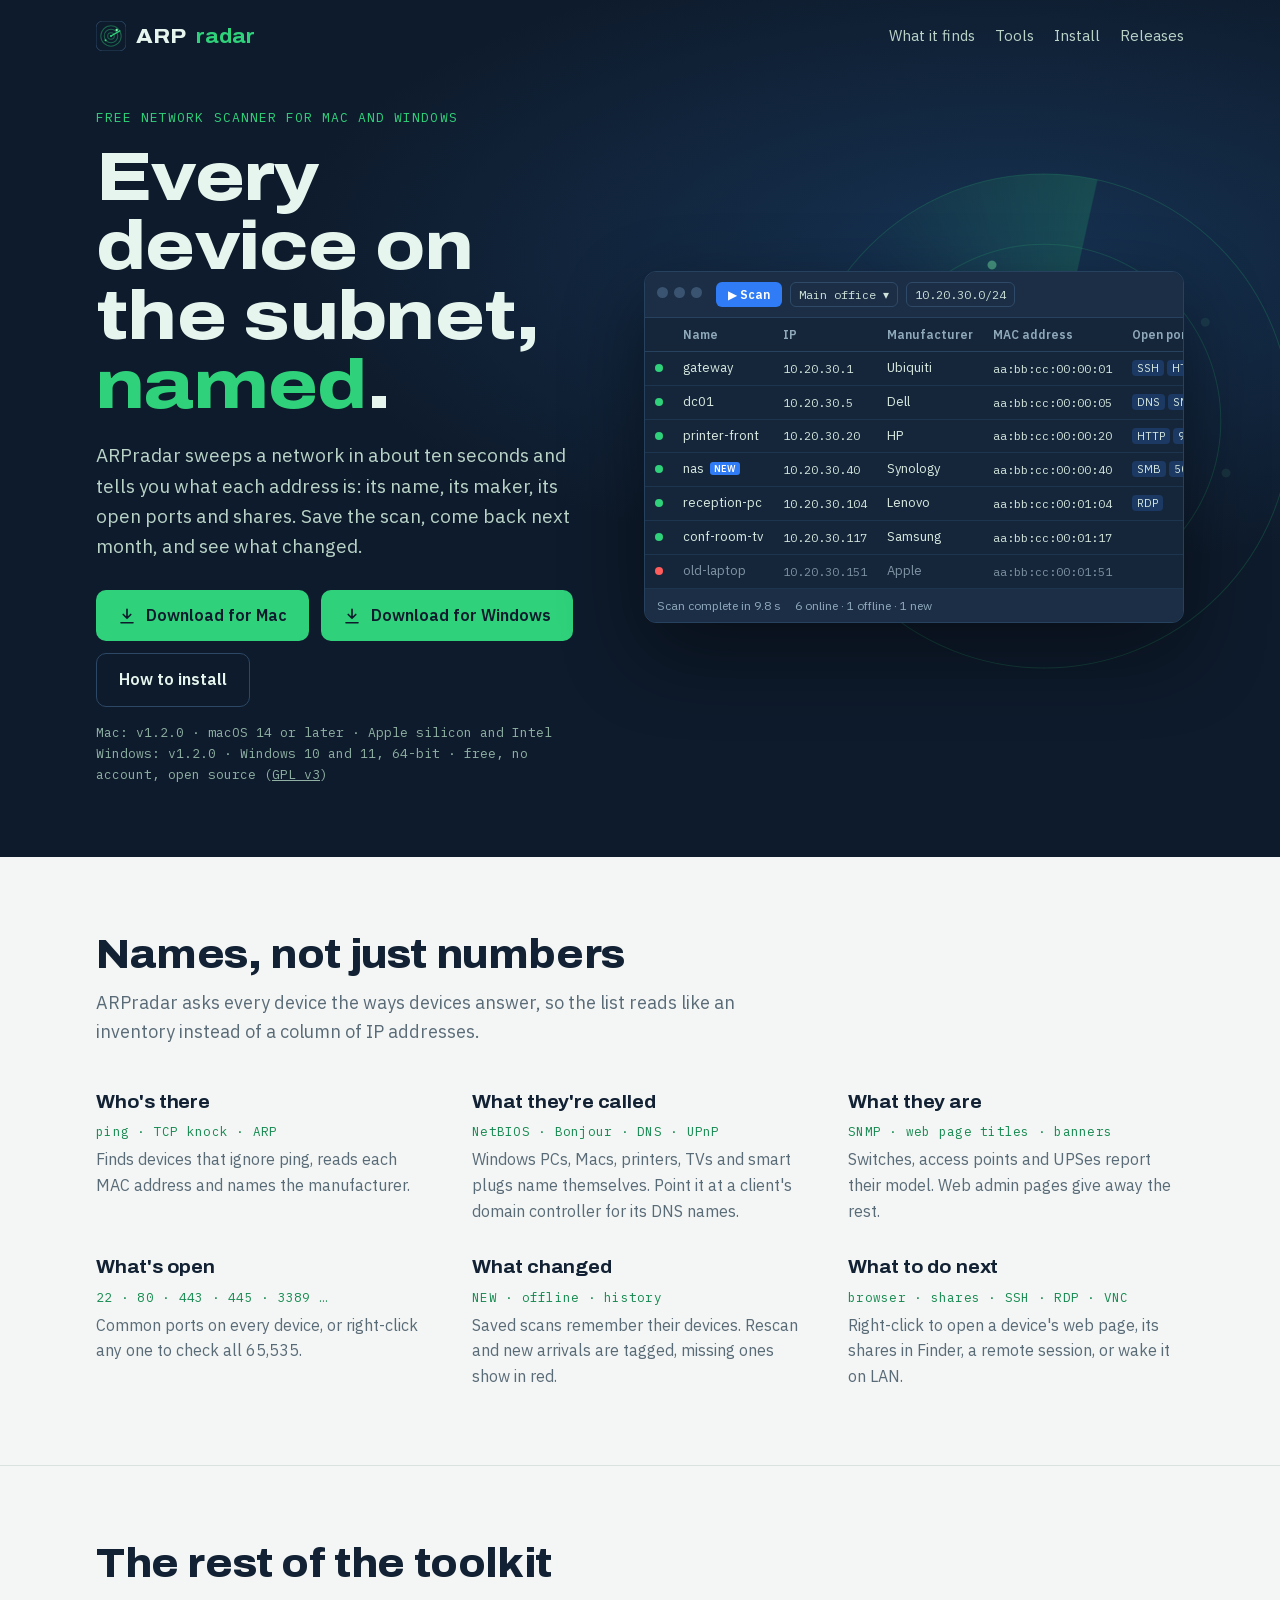
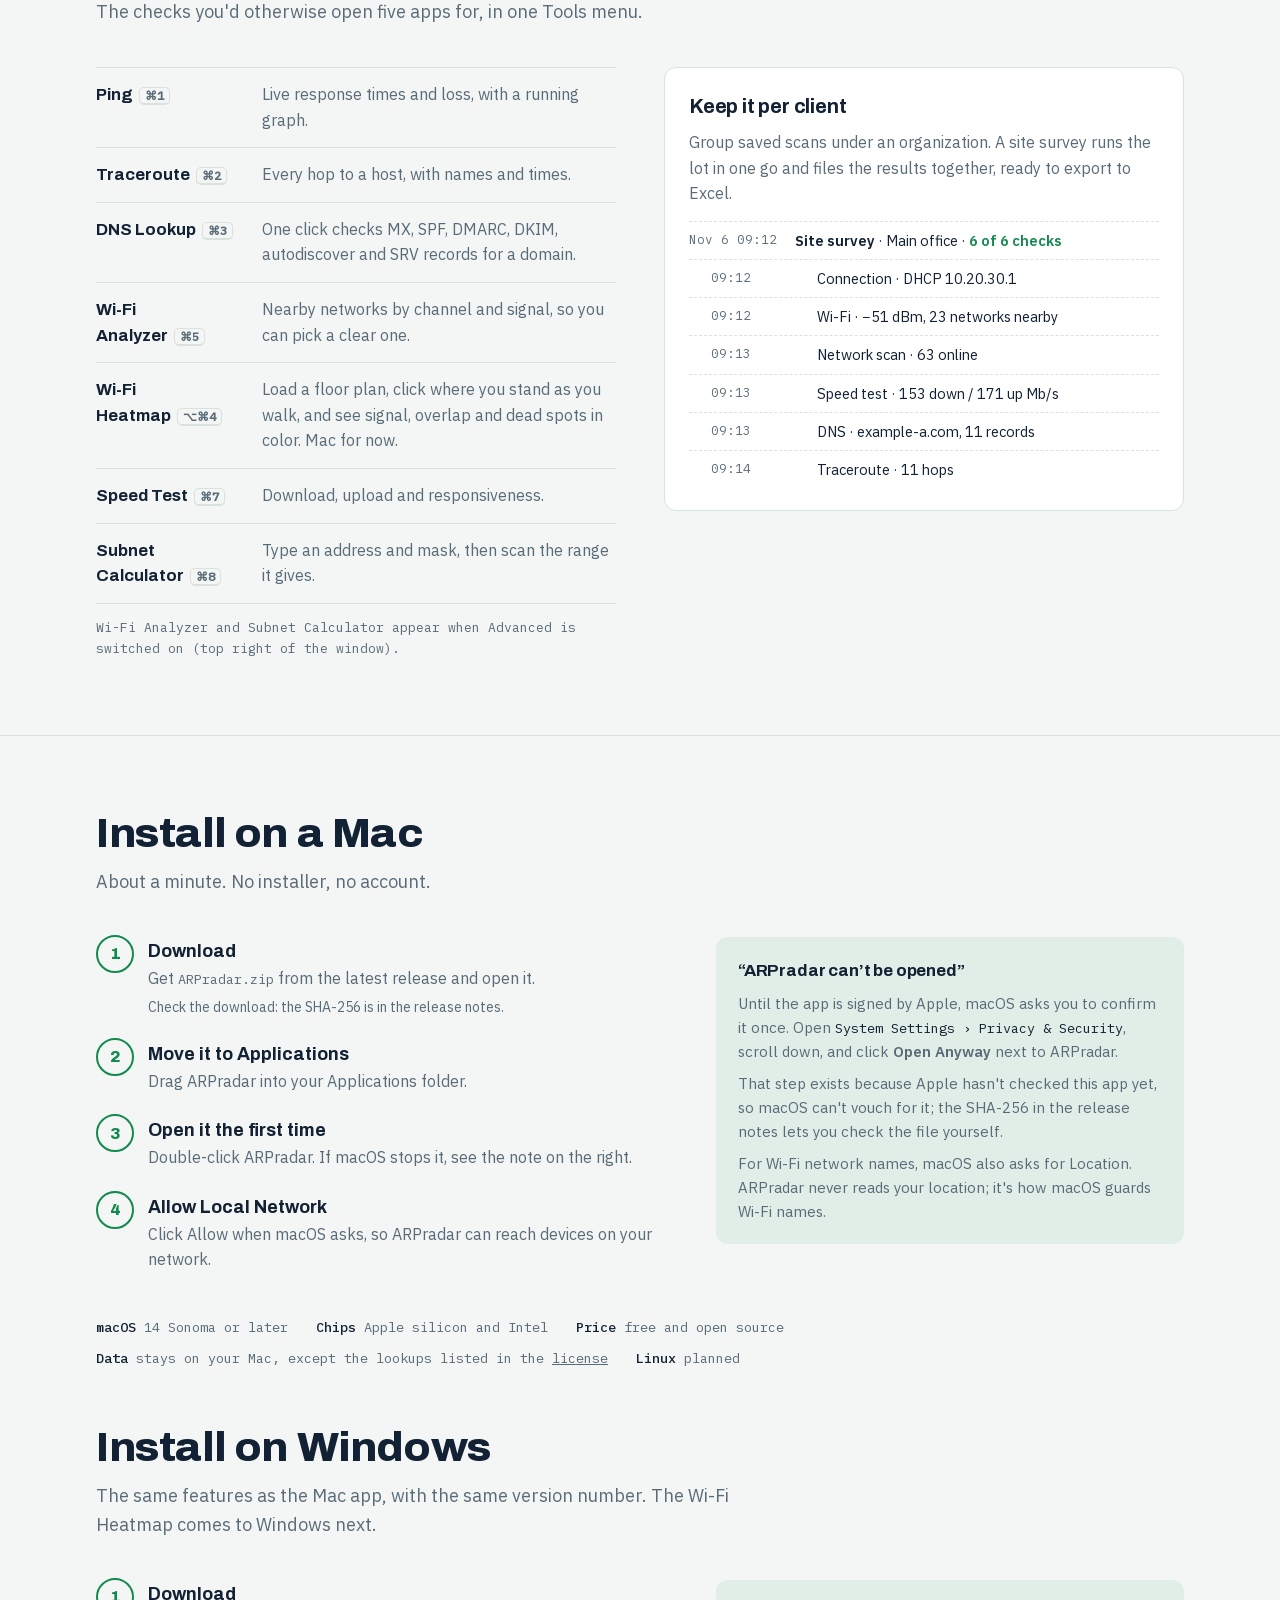
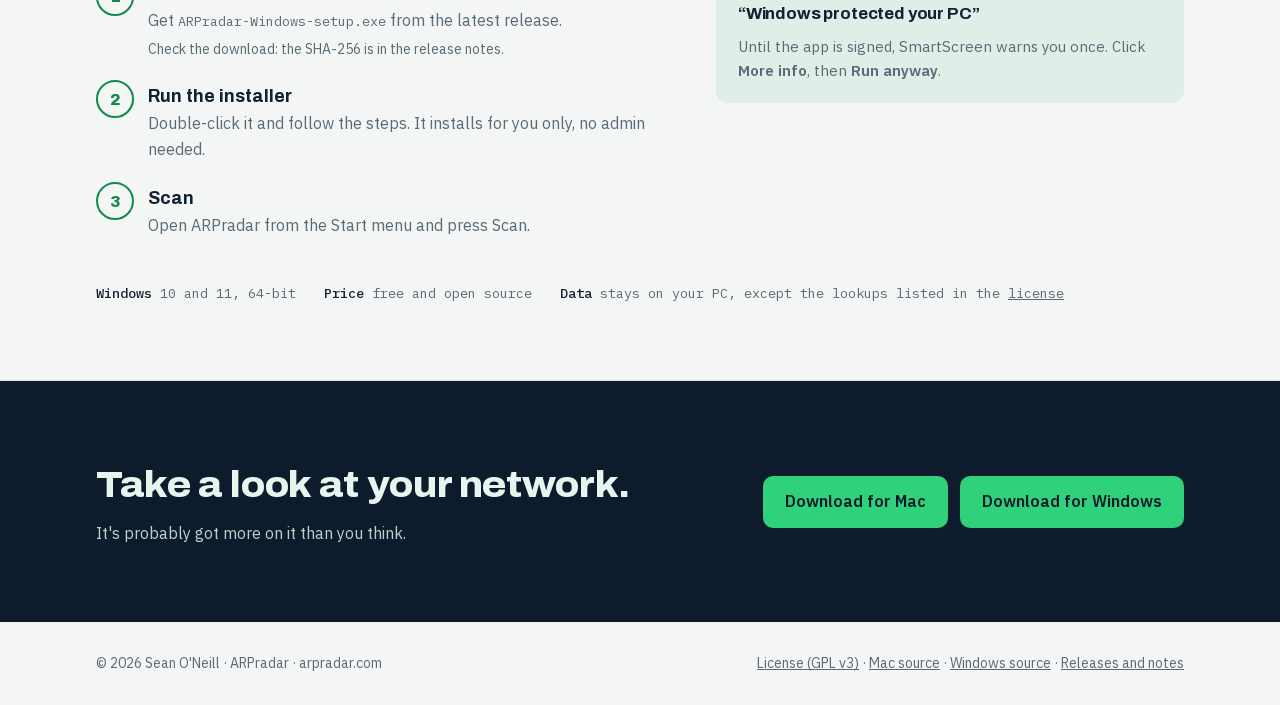
<file: index.html>
<!doctype html>
<html lang="en">
<head>
<meta charset="utf-8">
<meta name="viewport" content="width=device-width, initial-scale=1, viewport-fit=cover">
<title>ARPradar: free network scanner for Mac and Windows</title>
<meta name="description" content="ARPradar sweeps a network in about ten seconds and names every device: maker, open ports, shares. Free for Mac and Windows.">
<meta property="og:title" content="ARPradar: free network scanner for Mac and Windows">
<meta property="og:description" content="Every device on the subnet, named. Free for Mac and Windows.">
<meta property="og:url" content="https://arpradar.com/">
<meta property="og:type" content="website">
<meta property="og:image" content="https://arpradar.com/social.png">
<meta property="og:image:width" content="1200">
<meta property="og:image:height" content="630">
<meta name="twitter:card" content="summary_large_image">
<meta name="theme-color" content="#0e1b2c">
<link rel="icon" href="favicon.svg" type="image/svg+xml">
<link rel="canonical" href="https://arpradar.com/">
<link rel="stylesheet" href="fonts.css">
<style>
:root{color-scheme:light}
html{scroll-behavior:smooth}
body{margin:0}
img{max-width:100%}
/* Layout: a radar-scope hero band (always night-navy, like the app icon), then plain reading sections on a cool paper ground. */
:root{
  --navy:#0e1b2c; --navy-2:#142740; --scope:#2fd17a; --scope-hi:#7dffb2; --scope-dim:rgba(47,209,122,.28);
  --bg:#f3f6f4; --surface:#ffffff; --ink:#122133; --muted:#5a6b78; --line:#d9e2dd; --accent:#14894f; --accent-ink:#ffffff;
  --off:#d33b3b; --tint:rgba(20,137,79,.08);
  --f-display:"Archivo",ui-sans-serif,system-ui,-apple-system,sans-serif;
  --f-body:"IBM Plex Sans",ui-sans-serif,system-ui,-apple-system,sans-serif;
  --f-mono:"IBM Plex Mono",ui-monospace,SFMono-Regular,Menlo,monospace;
}
@media (prefers-color-scheme:dark){:root:not([data-theme="light"]){
  --bg:#0b1522; --surface:#112033; --ink:#e3efe8; --muted:#8fa3b2; --line:#1f3550; --accent:#2fd17a; --accent-ink:#0e1b2c;
  --off:#ff6b6b; --tint:rgba(47,209,122,.10); color-scheme:dark}}
:root[data-theme="dark"]{
  --bg:#0b1522; --surface:#112033; --ink:#e3efe8; --muted:#8fa3b2; --line:#1f3550; --accent:#2fd17a; --accent-ink:#0e1b2c;
  --off:#ff6b6b; --tint:rgba(47,209,122,.10); color-scheme:dark}

*{box-sizing:border-box}
body{background:var(--bg);color:var(--ink);font:16px/1.6 var(--f-body);-webkit-font-smoothing:antialiased}
a{color:inherit}
.wrap{max-width:1120px;margin:0 auto;padding-left:max(16px,env(safe-area-inset-left,0px));padding-right:max(16px,env(safe-area-inset-right,0px))}
h1,h2,h3{font-family:var(--f-display);text-wrap:balance;margin:0;letter-spacing:-.01em}
.mono{font-family:var(--f-mono)}
:focus-visible{outline:2px solid var(--scope);outline-offset:3px;border-radius:4px}

/* hero band: fixed night palette in both themes */
.hero{background:radial-gradient(1200px 520px at 78% 30%,#163252 0%,var(--navy) 60%);color:#e6f6ee;overflow:hidden}
.hero .wrap{padding-block:20px 72px}
nav{display:flex;align-items:center;gap:22px;flex-wrap:wrap}
.brand{display:flex;align-items:center;gap:10px;font-family:var(--f-display);font-weight:800;font-size:20px;text-decoration:none;font-stretch:112%}
.brand b{color:var(--scope)}
nav .links{display:flex;gap:20px;margin-left:auto;font-size:15px}
nav .links a{text-decoration:none;color:#b9d3c7}
nav .links a:hover{color:#fff}
.hero-grid{display:grid;grid-template-columns:minmax(0,1fr) minmax(0,1.08fr);gap:48px;align-items:center;margin-top:56px}
.eyebrow{font-family:var(--f-mono);font-size:13px;letter-spacing:.08em;text-transform:uppercase;color:var(--scope)}
.hero h1{font-size:clamp(40px,6vw,68px);line-height:1.02;font-weight:800;font-stretch:118%;margin-top:14px}
.hero h1 em{font-style:normal;color:var(--scope)}
.hero p.lede{font-size:19px;color:#b9d3c7;max-width:34em;margin:20px 0 28px}
.cta{display:flex;flex-wrap:wrap;gap:12px;align-items:center}
.btn{display:inline-flex;align-items:center;gap:10px;font-weight:600;text-decoration:none;border-radius:10px;padding:13px 22px;font-size:16px}
.btn-primary{background:var(--scope);color:var(--navy)}
.btn-primary:hover{background:var(--scope-hi)}
.btn-ghost{border:1px solid #2c4866;color:#e6f6ee}
.btn-ghost:hover{border-color:var(--scope)}
.fine{font-family:var(--f-mono);font-size:13px;color:#8fb0a2;margin-top:16px}

/* app window mock */
.scope{position:relative}
.scope canvas{position:absolute;right:-120px;top:-110px;width:520px;height:520px;max-width:none;opacity:.55;pointer-events:none}
.app{position:relative;background:#16263a;border:1px solid #27425f;border-radius:12px;box-shadow:0 30px 80px rgba(0,0,0,.45);overflow:hidden;font-size:13px}
.app-top{display:flex;align-items:center;gap:8px;padding:10px 12px;background:#1b2e45;border-bottom:1px solid #27425f}
.dots i{display:inline-block;width:11px;height:11px;border-radius:50%;margin-right:6px;background:#3a5370}
.app-top .scanbtn{background:#2f7cf6;color:#fff;border-radius:6px;padding:3px 12px;font-weight:600;font-size:12px}
.app-top .field{border:1px solid #2f4a69;border-radius:6px;padding:2px 8px;color:#cfe3da;font-family:var(--f-mono);font-size:12px;white-space:nowrap}
.app-scroll{overflow-x:auto}
.app table{border-collapse:collapse;width:100%;min-width:520px;color:#d5e7de}
.app th{font-weight:600;text-align:left;color:#8fa9bb;padding:7px 10px;border-bottom:1px solid #27425f;font-size:12px}
.app td{padding:6px 10px;border-bottom:1px solid #1e3550;white-space:nowrap}
.app td.ip,.app td.mac{font-family:var(--f-mono);font-size:12px}
.app .st{display:inline-block;width:8px;height:8px;border-radius:50%;background:var(--scope)}
.app tr.off td{color:#7d93a3}.app tr.off .st{background:#ff5c5c}
.app .new{font-size:9px;font-weight:700;background:#2f7cf6;color:#fff;border-radius:3px;padding:1px 4px;margin-left:6px;vertical-align:1px}
.app .port{font-size:11px;background:rgba(47,124,246,.22);border-radius:4px;padding:1px 5px;margin-right:3px}
.app-bot{display:flex;gap:14px;flex-wrap:wrap;padding:7px 12px;background:#1b2e45;color:#8fa9bb;font-size:12px}
.app tr{opacity:1}
@media (prefers-reduced-motion:no-preference){.app tbody tr{animation:ping .5s ease-out both}
 .app tbody tr:nth-child(1){animation-delay:.15s}.app tbody tr:nth-child(2){animation-delay:.35s}.app tbody tr:nth-child(3){animation-delay:.55s}
 .app tbody tr:nth-child(4){animation-delay:.75s}.app tbody tr:nth-child(5){animation-delay:.95s}.app tbody tr:nth-child(6){animation-delay:1.15s}.app tbody tr:nth-child(7){animation-delay:1.35s}}
@keyframes ping{from{background:rgba(47,209,122,.18)}to{background:transparent}}

/* sections */
section{padding-block:76px}
section + section{border-top:1px solid var(--line)}
.sec-head{max-width:44em}
.sec-head h2{font-size:clamp(28px,3.6vw,40px);font-weight:800;font-stretch:108%;line-height:1.1}
.sec-head p{color:var(--muted);font-size:18px;margin:12px 0 0}
.found{display:grid;grid-template-columns:repeat(auto-fit,minmax(min(100%,250px),1fr));gap:28px 40px;margin-top:40px}
.found div{min-width:0}
.found h3{font-size:19px;font-weight:700;font-stretch:104%}
.found .proto{font-family:var(--f-mono);font-size:12.5px;color:var(--accent);margin:4px 0 6px;letter-spacing:.02em}
.found p{margin:0;color:var(--muted)}

.tools{display:grid;grid-template-columns:minmax(0,1fr) minmax(0,1fr);gap:48px;align-items:start;margin-top:40px}
.toollist{list-style:none;padding:0;margin:0;border-top:1px solid var(--line)}
.toollist li{display:grid;grid-template-columns:150px minmax(0,1fr);gap:16px;padding:14px 0;border-bottom:1px solid var(--line)}
.toollist b{font-family:var(--f-display);font-weight:700;font-stretch:104%}
.toollist span{color:var(--muted)}
.kbd{font-family:var(--f-mono);font-size:12px;border:1px solid var(--line);border-bottom-width:2px;border-radius:5px;padding:0 5px;color:var(--muted);margin-left:6px}
.toolnote{font-family:var(--f-mono);font-size:13px;color:var(--muted);margin:14px 0 0}
.orgs{background:var(--surface);border:1px solid var(--line);border-radius:12px;padding:22px 24px}
.orgs h3{font-size:20px;font-weight:700}
.orgs p{color:var(--muted);margin:8px 0 14px}
.timeline{list-style:none;margin:0;padding:0;font-size:14.5px}
.timeline li{display:flex;gap:10px;padding:7px 0;border-top:1px dashed var(--line)}
.timeline li.sub{padding-left:22px}
.timeline .when{font-family:var(--f-mono);font-size:12.5px;color:var(--muted);min-width:96px}
.timeline .ok{color:var(--accent);font-weight:600}

.install{display:grid;grid-template-columns:minmax(0,1.1fr) minmax(0,.9fr);gap:48px;margin-top:40px;align-items:start}
.steps{counter-reset:s;list-style:none;padding:0;margin:0}
.steps li{counter-increment:s;position:relative;padding:0 0 22px 52px}
.steps li::before{content:counter(s);position:absolute;left:0;top:-2px;width:34px;height:34px;border-radius:50%;border:2px solid var(--accent);color:var(--accent);font-family:var(--f-display);font-weight:800;display:grid;place-items:center}
.steps b{display:block;font-family:var(--f-display);font-weight:700;font-size:18px}
.steps span{color:var(--muted)}
.steps .check{display:block;font-size:14px;margin-top:4px}
.note{background:var(--tint);border-radius:12px;padding:20px 22px}
.note h3{font-size:17px;font-weight:700}
.note p{margin:8px 0 0;color:var(--muted);font-size:15px}
.path{font-family:var(--f-mono);font-size:13.5px;color:var(--ink)}
.specs{display:flex;flex-wrap:wrap;gap:10px 28px;margin-top:22px;font-family:var(--f-mono);font-size:13.5px;color:var(--muted)}
.specs b{color:var(--ink);font-weight:500}

.dl{background:var(--navy);color:#e6f6ee}
.dl .wrap{display:flex;flex-wrap:wrap;align-items:center;gap:24px;justify-content:space-between}
.dl h2{font-size:clamp(26px,3.2vw,36px);font-weight:800;font-stretch:110%}
.dl p{margin:6px 0 0;color:#b9d3c7}
footer{padding-block:30px;color:var(--muted);font-size:14px}
footer .wrap{display:flex;flex-wrap:wrap;gap:12px 24px;justify-content:space-between}

@media (max-width:860px){
  .hero-grid,.tools,.install{grid-template-columns:minmax(0,1fr)}
  .scope canvas{right:-160px;top:-60px}
  nav .links{margin-left:0;width:100%}
}
@media (max-width:480px){.toollist li{grid-template-columns:minmax(0,1fr);gap:2px}}
</style>

</head>
<body>
<header class="hero">
  <div class="wrap">
    <nav aria-label="Main">
      <a class="brand" href="#top" aria-label="ARPradar home">
        <svg width="30" height="30" viewBox="0 0 200 200" aria-hidden="true"><rect width="200" height="200" rx="45" fill="#0e1b2c" stroke="#2c4866" stroke-width="6"/><g fill="none" stroke="#2fd17a" stroke-opacity=".4" stroke-width="7"><circle cx="100" cy="100" r="68"/><circle cx="100" cy="100" r="45"/><circle cx="100" cy="100" r="22"/></g><path d="M100 100 L159 66" stroke="#2fd17a" stroke-width="9" stroke-linecap="round"/><circle cx="138" cy="60" r="8" fill="#7dffb2"/><circle cx="64" cy="128" r="7" fill="#2fd17a"/><circle cx="100" cy="100" r="7" fill="#2fd17a"/></svg>
        ARP<b>radar</b>
      </a>
      <div class="links"><a href="#finds">What it finds</a><a href="#tools">Tools</a><a href="#install">Install</a><a href="https://github.com/saoneill01-a11y/arpradar/releases">Releases</a></div>
    </nav>

    <div class="hero-grid" id="top">
      <div>
        <div class="eyebrow">Free network scanner for Mac and Windows</div>
        <h1>Every device on the subnet, <em>named</em>.</h1>
        <p class="lede">ARPradar sweeps a network in about ten seconds and tells you what each address is: its name, its maker, its open ports and shares. Save the scan, come back next month, and see what changed.</p>
        <div class="cta">
          <a class="btn btn-primary" data-os="mac" href="https://github.com/saoneill01-a11y/arpradar/releases/latest/download/ARPradar.zip">
            <svg width="18" height="18" viewBox="0 0 24 24" aria-hidden="true"><path d="M12 3v12m0 0l-5-5m5 5l5-5M4 21h16" fill="none" stroke="currentColor" stroke-width="2.2" stroke-linecap="round" stroke-linejoin="round"/></svg>
            Download for Mac
          </a>
          <a class="btn btn-primary" data-os="win" href="https://github.com/saoneill01-a11y/arpradar/releases/latest/download/ARPradar-Windows-setup.exe">
            <svg width="18" height="18" viewBox="0 0 24 24" aria-hidden="true"><path d="M12 3v12m0 0l-5-5m5 5l5-5M4 21h16" fill="none" stroke="currentColor" stroke-width="2.2" stroke-linecap="round" stroke-linejoin="round"/></svg>
            Download for Windows
          </a>
          <a class="btn btn-ghost" href="#install">How to install</a>
        </div>
        <div class="fine">Mac: <span id="v-mac">v1.2.0</span> · macOS 14 or later · Apple silicon and Intel<br>Windows: <span id="v-win">v1.2.0</span> · Windows 10 and 11, 64-bit · free, no account, open source (<a href="license.html" style="color:inherit;text-decoration:underline">GPL v3</a>)</div>
      </div>

      <div class="scope">
        <canvas id="sweep" width="1040" height="1040" aria-hidden="true"></canvas>
        <div class="app" role="img" aria-label="ARPradar main window with a list of devices found on 10.20.30.0/24">
          <div class="app-top"><span class="dots"><i></i><i></i><i></i></span><span class="scanbtn">▶ Scan</span><span class="field">Main office ▾</span><span class="field">10.20.30.0/24</span></div>
          <div class="app-scroll"><table>
            <thead><tr><th></th><th>Name</th><th>IP</th><th>Manufacturer</th><th>MAC address</th><th>Open ports</th></tr></thead>
            <tbody>
              <tr><td><span class="st"></span></td><td>gateway</td><td class="ip">10.20.30.1</td><td>Ubiquiti</td><td class="mac">aa:bb:cc:00:00:01</td><td><span class="port">SSH</span><span class="port">HTTPS</span></td></tr>
              <tr><td><span class="st"></span></td><td>dc01</td><td class="ip">10.20.30.5</td><td>Dell</td><td class="mac">aa:bb:cc:00:00:05</td><td><span class="port">DNS</span><span class="port">SMB</span></td></tr>
              <tr><td><span class="st"></span></td><td>printer-front</td><td class="ip">10.20.30.20</td><td>HP</td><td class="mac">aa:bb:cc:00:00:20</td><td><span class="port">HTTP</span><span class="port">9100</span></td></tr>
              <tr><td><span class="st"></span></td><td>nas<span class="new">NEW</span></td><td class="ip">10.20.30.40</td><td>Synology</td><td class="mac">aa:bb:cc:00:00:40</td><td><span class="port">SMB</span><span class="port">5000</span></td></tr>
              <tr><td><span class="st"></span></td><td>reception-pc</td><td class="ip">10.20.30.104</td><td>Lenovo</td><td class="mac">aa:bb:cc:00:01:04</td><td><span class="port">RDP</span></td></tr>
              <tr><td><span class="st"></span></td><td>conf-room-tv</td><td class="ip">10.20.30.117</td><td>Samsung</td><td class="mac">aa:bb:cc:00:01:17</td><td></td></tr>
              <tr class="off"><td><span class="st"></span></td><td>old-laptop</td><td class="ip">10.20.30.151</td><td>Apple</td><td class="mac">aa:bb:cc:00:01:51</td><td></td></tr>
            </tbody></table></div>
          <div class="app-bot"><span>Scan complete in 9.8 s</span><span>6 online · 1 offline · 1 new</span></div>
        </div>
      </div>
    </div>
  </div>
</header>

<main>
  <section id="finds"><div class="wrap">
    <div class="sec-head"><h2>Names, not just numbers</h2><p>ARPradar asks every device the ways devices answer, so the list reads like an inventory instead of a column of IP addresses.</p></div>
    <div class="found">
      <div><h3>Who's there</h3><div class="proto">ping · TCP knock · ARP</div><p>Finds devices that ignore ping, reads each MAC address and names the manufacturer.</p></div>
      <div><h3>What they're called</h3><div class="proto">NetBIOS · Bonjour · DNS · UPnP</div><p>Windows PCs, Macs, printers, TVs and smart plugs name themselves. Point it at a client's domain controller for its DNS names.</p></div>
      <div><h3>What they are</h3><div class="proto">SNMP · web page titles · banners</div><p>Switches, access points and UPSes report their model. Web admin pages give away the rest.</p></div>
      <div><h3>What's open</h3><div class="proto">22 · 80 · 443 · 445 · 3389 …</div><p>Common ports on every device, or right-click any one to check all 65,535.</p></div>
      <div><h3>What changed</h3><div class="proto">NEW · offline · history</div><p>Saved scans remember their devices. Rescan and new arrivals are tagged, missing ones show in red.</p></div>
      <div><h3>What to do next</h3><div class="proto">browser · shares · SSH · RDP · VNC</div><p>Right-click to open a device's web page, its shares in Finder, a remote session, or wake it on LAN.</p></div>
    </div>
  </div></section>

  <section id="tools"><div class="wrap">
    <div class="sec-head"><h2>The rest of the toolkit</h2><p>The checks you'd otherwise open five apps for, in one Tools menu.</p></div>
    <div class="tools">
      <div>
      <ul class="toollist">
        <li><b>Ping<span class="kbd">⌘1</span></b><span>Live response times and loss, with a running graph.</span></li>
        <li><b>Traceroute<span class="kbd">⌘2</span></b><span>Every hop to a host, with names and times.</span></li>
        <li><b>DNS Lookup<span class="kbd">⌘3</span></b><span>One click checks MX, SPF, DMARC, DKIM, autodiscover and SRV records for a domain.</span></li>
        <li><b>Wi-Fi Analyzer<span class="kbd">⌘5</span></b><span>Nearby networks by channel and signal, so you can pick a clear one.</span></li>
        <li><b>Wi-Fi Heatmap<span class="kbd">⌥⌘4</span></b><span>Load a floor plan, click where you stand as you walk, and see signal, overlap and dead spots in color. Mac for now.</span></li>
        <li><b>Speed Test<span class="kbd">⌘7</span></b><span>Download, upload and responsiveness.</span></li>
        <li><b>Subnet Calculator<span class="kbd">⌘8</span></b><span>Type an address and mask, then scan the range it gives.</span></li>
      </ul>
      <p class="toolnote">Wi-Fi Analyzer and Subnet Calculator appear when Advanced is switched on (top right of the window).</p>
      </div>
      <div class="orgs">
        <h3>Keep it per client</h3>
        <p>Group saved scans under an organization. A site survey runs the lot in one go and files the results together, ready to export to Excel.</p>
        <ul class="timeline">
          <li><span class="when">Nov 6 09:12</span><span><b>Site survey</b> · Main office · <span class="ok">6 of 6 checks</span></span></li>
          <li class="sub"><span class="when">09:12</span><span>Connection · DHCP 10.20.30.1</span></li>
          <li class="sub"><span class="when">09:12</span><span>Wi-Fi · −51 dBm, 23 networks nearby</span></li>
          <li class="sub"><span class="when">09:13</span><span>Network scan · 63 online</span></li>
          <li class="sub"><span class="when">09:13</span><span>Speed test · 153 down / 171 up Mb/s</span></li>
          <li class="sub"><span class="when">09:13</span><span>DNS · example-a.com, 11 records</span></li>
          <li class="sub"><span class="when">09:14</span><span>Traceroute · 11 hops</span></li>
        </ul>
      </div>
    </div>
  </div></section>

  <section id="install"><div class="wrap">
    <div class="sec-head"><h2>Install on a Mac</h2><p>About a minute. No installer, no account.</p></div>
    <div class="install">
      <ol class="steps">
        <li><b>Download</b><span>Get <span class="path">ARPradar.zip</span> from the latest release and open it.</span><span class="check">Check the download: the SHA-256 is in the release notes.</span></li>
        <li><b>Move it to Applications</b><span>Drag ARPradar into your Applications folder.</span></li>
        <li><b>Open it the first time</b><span>Double-click ARPradar. If macOS stops it, see the note on the right.</span></li>
        <li><b>Allow Local Network</b><span>Click Allow when macOS asks, so ARPradar can reach devices on your network.</span></li>
      </ol>
      <div class="note">
        <h3>“ARPradar can’t be opened”</h3>
        <p>Until the app is signed by Apple, macOS asks you to confirm it once. Open <span class="path">System Settings › Privacy &amp; Security</span>, scroll down, and click <b>Open Anyway</b> next to ARPradar.</p>
        <p>That step exists because Apple hasn't checked this app yet, so macOS can't vouch for it; the SHA-256 in the release notes lets you check the file yourself.</p>
        <p>For Wi-Fi network names, macOS also asks for Location. ARPradar never reads your location; it's how macOS guards Wi-Fi names.</p>
      </div>
    </div>
    <div class="specs"><span><b>macOS</b> 14 Sonoma or later</span><span><b>Chips</b> Apple silicon and Intel</span><span><b>Price</b> free and open source</span><span><b>Data</b> stays on your Mac, except the lookups listed in the <a href="license.html#data">license</a></span><span><b>Linux</b> planned</span></div>

    <div class="sec-head" style="margin-top:56px"><h2>Install on Windows</h2><p>The same features as the Mac app, with the same version number. The Wi-Fi Heatmap comes to Windows next.</p></div>
    <div class="install">
      <ol class="steps">
        <li><b>Download</b><span>Get <span class="path">ARPradar-Windows-setup.exe</span> from the latest release.</span><span class="check">Check the download: the SHA-256 is in the release notes.</span></li>
        <li><b>Run the installer</b><span>Double-click it and follow the steps. It installs for you only, no admin needed.</span></li>
        <li><b>Scan</b><span>Open ARPradar from the Start menu and press Scan.</span></li>
      </ol>
      <div class="note">
        <h3>“Windows protected your PC”</h3>
        <p>Until the app is signed, SmartScreen warns you once. Click <b>More info</b>, then <b>Run anyway</b>.</p>
      </div>
    </div>
    <div class="specs"><span><b>Windows</b> 10 and 11, 64-bit</span><span><b>Price</b> free and open source</span><span><b>Data</b> stays on your PC, except the lookups listed in the <a href="license.html#data">license</a></span></div>
  </div></section>

  <section class="dl"><div class="wrap">
    <div><h2>Take a look at your network.</h2><p>It's probably got more on it than you think.</p></div>
    <div class="cta"><a class="btn btn-primary" data-os="mac" href="https://github.com/saoneill01-a11y/arpradar/releases/latest/download/ARPradar.zip">Download for Mac</a><a class="btn btn-primary" data-os="win" href="https://github.com/saoneill01-a11y/arpradar/releases/latest/download/ARPradar-Windows-setup.exe">Download for Windows</a></div>
  </div></section>
</main>

<footer><div class="wrap"><span>© 2026 Sean O'Neill · ARPradar · arpradar.com</span><span><a href="license.html">License (GPL v3)</a> · <a href="https://github.com/saoneill01-a11y/arpspy">Mac source</a> · <a href="https://github.com/saoneill01-a11y/arpradar-windows">Windows source</a> · <a href="https://github.com/saoneill01-a11y/arpradar/releases">Releases and notes</a></span></div></footer>

<script>
(function(){
  var c=document.getElementById('sweep'); if(!c||!c.getContext)return;
  var x=c.getContext('2d'), W=c.width, R=W/2, blips=[[0.62,-0.38],[-0.45,0.4],[0.28,0.52],[-0.2,-0.6],[0.7,0.2]];
  var still=window.matchMedia&&window.matchMedia('(prefers-reduced-motion: reduce)').matches;
  function draw(a){
    x.clearRect(0,0,W,W); x.save(); x.translate(R,R);
    x.strokeStyle='rgba(47,209,122,.35)'; x.lineWidth=2;
    [0.95,0.68,0.41].forEach(function(r){x.beginPath();x.arc(0,0,R*r,0,Math.PI*2);x.stroke();});
    var g=x.createConicGradient?x.createConicGradient(a-Math.PI/2.2,0,0):null;
    if(g){g.addColorStop(0,'rgba(47,209,122,0)');g.addColorStop(0.17,'rgba(47,209,122,.35)');g.addColorStop(0.171,'rgba(47,209,122,0)');x.fillStyle=g;x.beginPath();x.arc(0,0,R*0.95,0,Math.PI*2);x.fill();}
    blips.forEach(function(b){var ang=Math.atan2(b[1],b[0]);var d=((a-ang)%(Math.PI*2)+Math.PI*2)%(Math.PI*2);var lv=Math.max(0.15,1-d/5);
      x.fillStyle='rgba(125,255,178,'+lv+')';x.beginPath();x.arc(b[0]*R,b[1]*R,9,0,Math.PI*2);x.fill();});
    x.restore();
  }
  if(still){draw(-0.5);return;}
  /* Animate only while the canvas is on screen and the tab is visible. */
  var t0=performance.now(), raf=0, onScreen=true;
  function loop(t){draw(((t-t0)/3000)*Math.PI*2-0.5);raf=requestAnimationFrame(loop);}
  function start(){if(!raf&&onScreen&&!document.hidden)raf=requestAnimationFrame(loop);}
  function stop(){if(raf){cancelAnimationFrame(raf);raf=0;}}
  if('IntersectionObserver' in window){new IntersectionObserver(function(es){onScreen=es[0].isIntersecting;onScreen?start():stop();}).observe(c);}
  document.addEventListener('visibilitychange',function(){document.hidden?stop():start();});
  start();
})();

/* Download buttons: make the visitor's own OS the primary button, the other a ghost. Unknown OS keeps both primary. */
(function(){
  try{
    var p=(navigator.userAgentData&&navigator.userAgentData.platform)||navigator.platform||navigator.userAgent||'';
    var os=/mac/i.test(p)?'mac':/win/i.test(p)?'win':null;
    if(!os)return;
    document.querySelectorAll('.btn[data-os]').forEach(function(b){
      var mine=b.getAttribute('data-os')===os;
      b.classList.toggle('btn-primary',mine); b.classList.toggle('btn-ghost',!mine);
    });
  }catch(e){}
})();

/* Version numbers from the latest GitHub release; the typed text stays if anything fails. */
(function(){
  try{
    if(!window.fetch)return;
    fetch('https://api.github.com/repos/saoneill01-a11y/arpradar/releases/latest',{headers:{Accept:'application/vnd.github+json'}})
      .then(function(r){return r.ok?r.json():null})
      .then(function(d){
        if(!d)return;
        var name=String(d.name||'')+' '+String(d.tag_name||'');
        var m=/(\d+\.\d+\.\d+) \(Mac\)/.exec(name), w=/(\d+\.\d+\.\d+) \(Windows/.exec(name);
        var both=/(\d+\.\d+\.\d+) \(Mac and Windows\)/.exec(name); if(both){m=both;w=both;}
        var em=document.getElementById('v-mac'), ew=document.getElementById('v-win');
        if(m&&em)em.textContent='v'+m[1];
        if(w&&ew)ew.textContent='v'+w[1];
      }).catch(function(){});
  }catch(e){}
})();
</script>
</body>
</html>
</file>
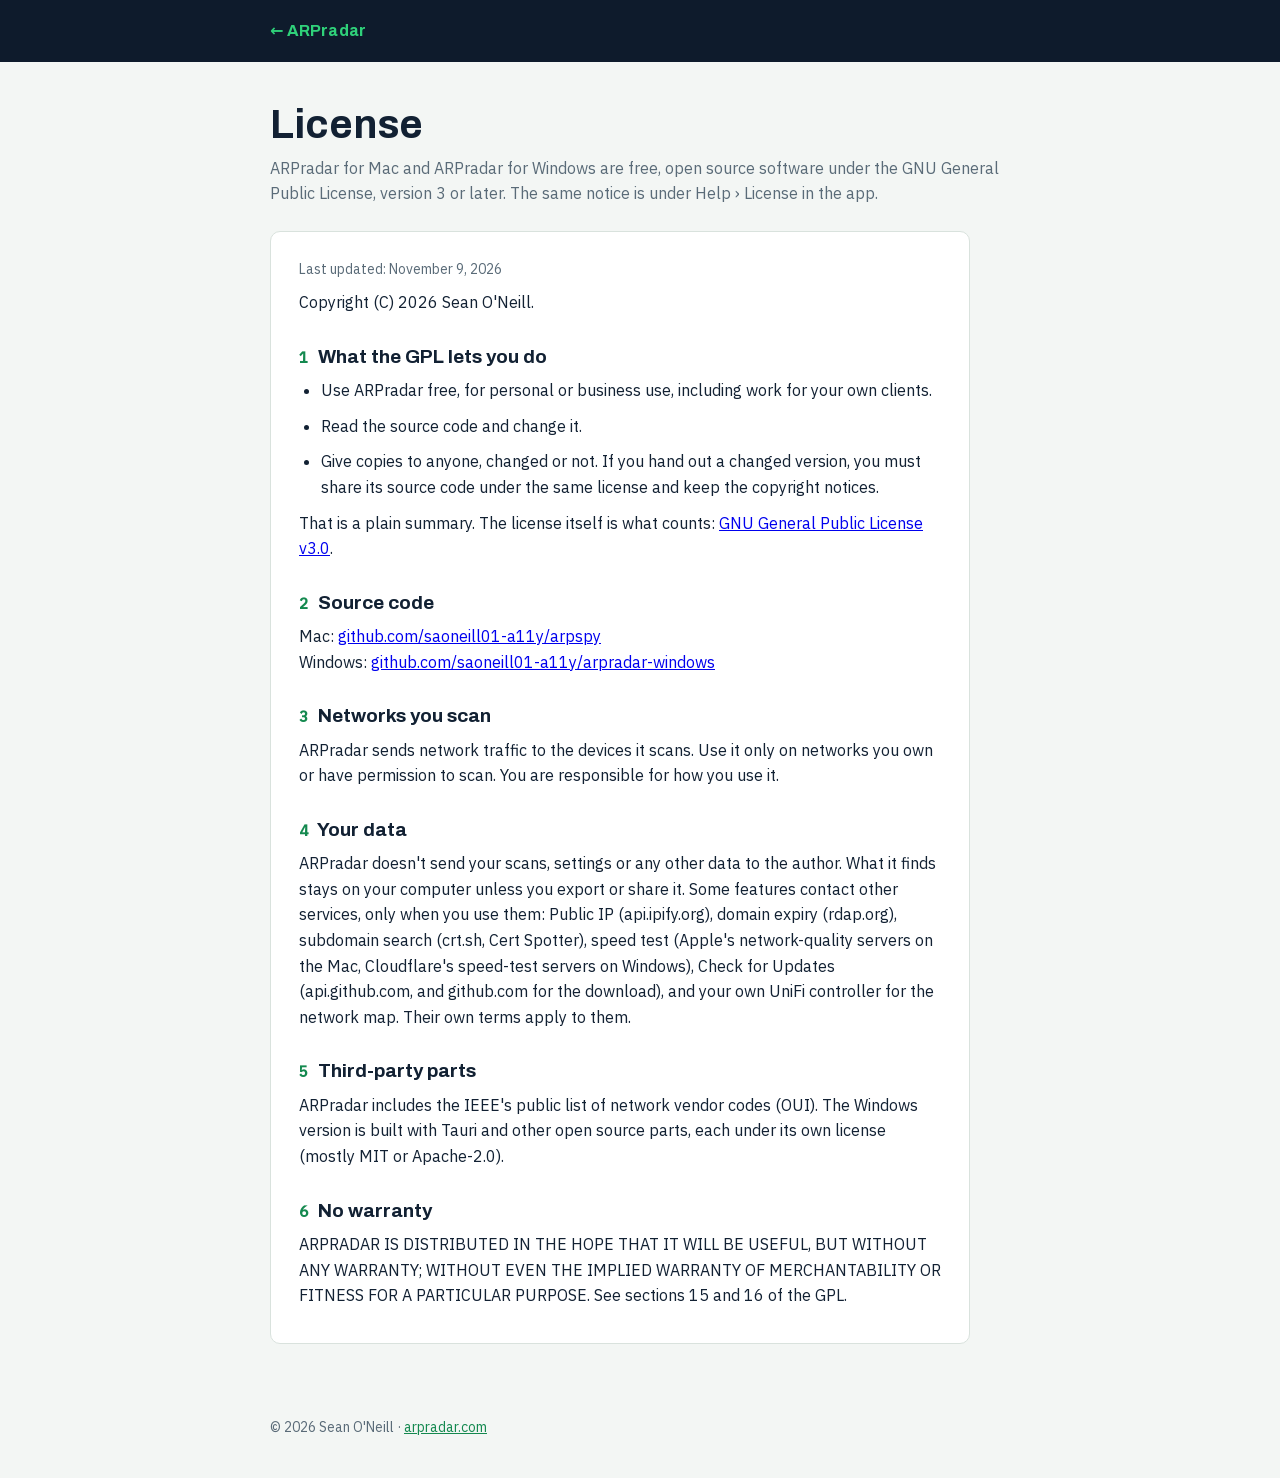
<file: license.html>
<!doctype html>
<html lang="en">
<head>
<meta charset="utf-8">
<meta name="viewport" content="width=device-width, initial-scale=1, viewport-fit=cover">
<title>ARPradar License</title>
<meta name="description" content="ARPradar is free, open source software under the GNU GPL v3.">
<link rel="icon" href="favicon.svg" type="image/svg+xml">
<link rel="canonical" href="https://arpradar.com/license.html">
<link rel="stylesheet" href="fonts.css">
<style>
:root{color-scheme:light}
body{margin:0}
:root{
  --navy:#0e1b2c; --navy-2:#142740; --scope:#2fd17a; --scope-hi:#7dffb2; --scope-dim:rgba(47,209,122,.28);
  --bg:#f3f6f4; --surface:#ffffff; --ink:#122133; --muted:#5a6b78; --line:#d9e2dd; --accent:#14894f; --accent-ink:#ffffff;
  --off:#d33b3b; --tint:rgba(20,137,79,.08);
  --f-display:"Archivo",ui-sans-serif,system-ui,-apple-system,sans-serif;
  --f-body:"IBM Plex Sans",ui-sans-serif,system-ui,-apple-system,sans-serif;
  --f-mono:"IBM Plex Mono",ui-monospace,SFMono-Regular,Menlo,monospace;
}
@media (prefers-color-scheme:dark){:root:not([data-theme="light"]){
  --bg:#0b1522; --surface:#112033; --ink:#e3efe8; --muted:#8fa3b2; --line:#1f3550; --accent:#2fd17a; --accent-ink:#0e1b2c;
  --off:#ff6b6b; --tint:rgba(47,209,122,.10); color-scheme:dark}}
:root[data-theme="dark"]{
  --bg:#0b1522; --surface:#112033; --ink:#e3efe8; --muted:#8fa3b2; --line:#1f3550; --accent:#2fd17a; --accent-ink:#0e1b2c;
  --off:#ff6b6b; --tint:rgba(47,209,122,.10); color-scheme:dark}

*{box-sizing:border-box}
body{background:var(--bg);color:var(--ink);font:16px/1.6 var(--f-body);-webkit-font-smoothing:antialiased}
.wrap{max-width:780px;margin:0 auto;padding-left:max(20px,env(safe-area-inset-left,0px));padding-right:max(20px,env(safe-area-inset-right,0px))}
header{background:var(--navy);color:#e3efe8;padding-block:18px}
header a{color:var(--scope);text-decoration:none;font-family:var(--f-display);font-weight:700;letter-spacing:.01em}
h1{font-family:var(--f-display);font-size:clamp(28px,5vw,40px);line-height:1.15;margin:40px 0 8px;text-wrap:balance}
.lead{color:var(--muted);margin:0 0 24px}
article{background:var(--surface);border:1px solid var(--line);border-radius:10px;padding:8px 28px 24px;margin:0 0 48px;max-width:70ch}
article h2{font-family:var(--f-display);font-size:19px;margin:26px 0 6px;text-wrap:balance}
article h2 span{font-family:var(--f-mono);color:var(--accent);font-size:15px;margin-right:6px}
article p,article li{margin:0 0 10px}
article ul{margin:0 0 10px;padding-left:22px}
article .date{color:var(--muted);font-size:14px;margin-top:18px}
@media (max-width:480px){article{padding:4px 18px 18px}}
footer{padding-block:24px 40px;color:var(--muted);font-size:14px}
footer a{color:var(--accent)}
</style>
</head>
<body>
<header><div class="wrap"><a href="./">← ARPradar</a></div></header>
<main class="wrap">
<h1>License</h1>
<p class="lead">ARPradar for Mac and ARPradar for Windows are free, open source software under the GNU General Public License, version 3 or later. The same notice is under Help › License in the app.</p>
<article>
<p class="date">Last updated: November 9, 2026</p>
<p>Copyright (C) 2026 Sean O&#x27;Neill.</p>
<h2><span>1</span> What the GPL lets you do</h2>
<ul><li>Use ARPradar free, for personal or business use, including work for your own clients.</li><li>Read the source code and change it.</li><li>Give copies to anyone, changed or not. If you hand out a changed version, you must share its source code under the same license and keep the copyright notices.</li></ul>
<p>That is a plain summary. The license itself is what counts: <a href="https://www.gnu.org/licenses/gpl-3.0.html">GNU General Public License v3.0</a>.</p>
<h2><span>2</span> Source code</h2>
<p>Mac: <a href="https://github.com/saoneill01-a11y/arpspy">github.com/saoneill01-a11y/arpspy</a><br>Windows: <a href="https://github.com/saoneill01-a11y/arpradar-windows">github.com/saoneill01-a11y/arpradar-windows</a></p>
<h2><span>3</span> Networks you scan</h2>
<p>ARPradar sends network traffic to the devices it scans. Use it only on networks you own or have permission to scan. You are responsible for how you use it.</p>
<h2 id="data"><span>4</span> Your data</h2>
<p>ARPradar doesn&#x27;t send your scans, settings or any other data to the author. What it finds stays on your computer unless you export or share it. Some features contact other services, only when you use them: Public IP (api.ipify.org), domain expiry (rdap.org), subdomain search (crt.sh, Cert Spotter), speed test (Apple&#x27;s network-quality servers on the Mac, Cloudflare&#x27;s speed-test servers on Windows), Check for Updates (api.github.com, and github.com for the download), and your own UniFi controller for the network map. Their own terms apply to them.</p>
<h2><span>5</span> Third-party parts</h2>
<p>ARPradar includes the IEEE&#x27;s public list of network vendor codes (OUI). The Windows version is built with Tauri and other open source parts, each under its own license (mostly MIT or Apache-2.0).</p>
<h2><span>6</span> No warranty</h2>
<p>ARPRADAR IS DISTRIBUTED IN THE HOPE THAT IT WILL BE USEFUL, BUT WITHOUT ANY WARRANTY; WITHOUT EVEN THE IMPLIED WARRANTY OF MERCHANTABILITY OR FITNESS FOR A PARTICULAR PURPOSE. See sections 15 and 16 of the GPL.</p>
</article>
</main>
<footer><div class="wrap">© 2026 Sean O'Neill · <a href="./">arpradar.com</a></div></footer>
</body>
</html>
</file>
<file: fonts.css>
/* Self-hosted copies of the Google Fonts the site used to link (woff2, latin + latin-ext subsets). */

/* Archivo: variable width 62..125 and weight 500..800 */
@font-face {
  font-family: 'Archivo';
  font-style: normal;
  font-weight: 500 800;
  font-stretch: 62% 125%;
  font-display: swap;
  src: url(fonts/archivo-latin-ext.woff2) format('woff2');
  unicode-range: U+0100-02BA, U+02BD-02C5, U+02C7-02CC, U+02CE-02D7, U+02DD-02FF, U+0304, U+0308, U+0329, U+1D00-1DBF, U+1E00-1E9F, U+1EF2-1EFF, U+2020, U+20A0-20AB, U+20AD-20C4, U+2113, U+2C60-2C7F, U+A720-A7FF;
}
@font-face {
  font-family: 'Archivo';
  font-style: normal;
  font-weight: 500 800;
  font-stretch: 62% 125%;
  font-display: swap;
  src: url(fonts/archivo-latin.woff2) format('woff2');
  unicode-range: U+0000-00FF, U+0131, U+0152-0153, U+02BB-02BC, U+02C6, U+02DA, U+02DC, U+0304, U+0308, U+0329, U+2000-206F, U+20AC, U+2122, U+2191, U+2193, U+2212, U+2215, U+FEFF, U+FFFD;
}

/* IBM Plex Sans: one variable file covers 400, 500 and 600 */
@font-face {
  font-family: 'IBM Plex Sans';
  font-style: normal;
  font-weight: 400 600;
  font-stretch: 100%;
  font-display: swap;
  src: url(fonts/plex-sans-latin-ext.woff2) format('woff2');
  unicode-range: U+0100-02BA, U+02BD-02C5, U+02C7-02CC, U+02CE-02D7, U+02DD-02FF, U+0304, U+0308, U+0329, U+1D00-1DBF, U+1E00-1E9F, U+1EF2-1EFF, U+2020, U+20A0-20AB, U+20AD-20C4, U+2113, U+2C60-2C7F, U+A720-A7FF;
}
@font-face {
  font-family: 'IBM Plex Sans';
  font-style: normal;
  font-weight: 400 600;
  font-stretch: 100%;
  font-display: swap;
  src: url(fonts/plex-sans-latin.woff2) format('woff2');
  unicode-range: U+0000-00FF, U+0131, U+0152-0153, U+02BB-02BC, U+02C6, U+02DA, U+02DC, U+0304, U+0308, U+0329, U+2000-206F, U+20AC, U+2122, U+2191, U+2193, U+2212, U+2215, U+FEFF, U+FFFD;
}

/* IBM Plex Mono 400 */
@font-face {
  font-family: 'IBM Plex Mono';
  font-style: normal;
  font-weight: 400;
  font-display: swap;
  src: url(fonts/plex-mono-400-latin-ext.woff2) format('woff2');
  unicode-range: U+0100-02BA, U+02BD-02C5, U+02C7-02CC, U+02CE-02D7, U+02DD-02FF, U+0304, U+0308, U+0329, U+1D00-1DBF, U+1E00-1E9F, U+1EF2-1EFF, U+2020, U+20A0-20AB, U+20AD-20C4, U+2113, U+2C60-2C7F, U+A720-A7FF;
}
@font-face {
  font-family: 'IBM Plex Mono';
  font-style: normal;
  font-weight: 400;
  font-display: swap;
  src: url(fonts/plex-mono-400-latin.woff2) format('woff2');
  unicode-range: U+0000-00FF, U+0131, U+0152-0153, U+02BB-02BC, U+02C6, U+02DA, U+02DC, U+0304, U+0308, U+0329, U+2000-206F, U+20AC, U+2122, U+2191, U+2193, U+2212, U+2215, U+FEFF, U+FFFD;
}

/* IBM Plex Mono 500 */
@font-face {
  font-family: 'IBM Plex Mono';
  font-style: normal;
  font-weight: 500;
  font-display: swap;
  src: url(fonts/plex-mono-500-latin-ext.woff2) format('woff2');
  unicode-range: U+0100-02BA, U+02BD-02C5, U+02C7-02CC, U+02CE-02D7, U+02DD-02FF, U+0304, U+0308, U+0329, U+1D00-1DBF, U+1E00-1E9F, U+1EF2-1EFF, U+2020, U+20A0-20AB, U+20AD-20C4, U+2113, U+2C60-2C7F, U+A720-A7FF;
}
@font-face {
  font-family: 'IBM Plex Mono';
  font-style: normal;
  font-weight: 500;
  font-display: swap;
  src: url(fonts/plex-mono-500-latin.woff2) format('woff2');
  unicode-range: U+0000-00FF, U+0131, U+0152-0153, U+02BB-02BC, U+02C6, U+02DA, U+02DC, U+0304, U+0308, U+0329, U+2000-206F, U+20AC, U+2122, U+2191, U+2193, U+2212, U+2215, U+FEFF, U+FFFD;
}
</file>
